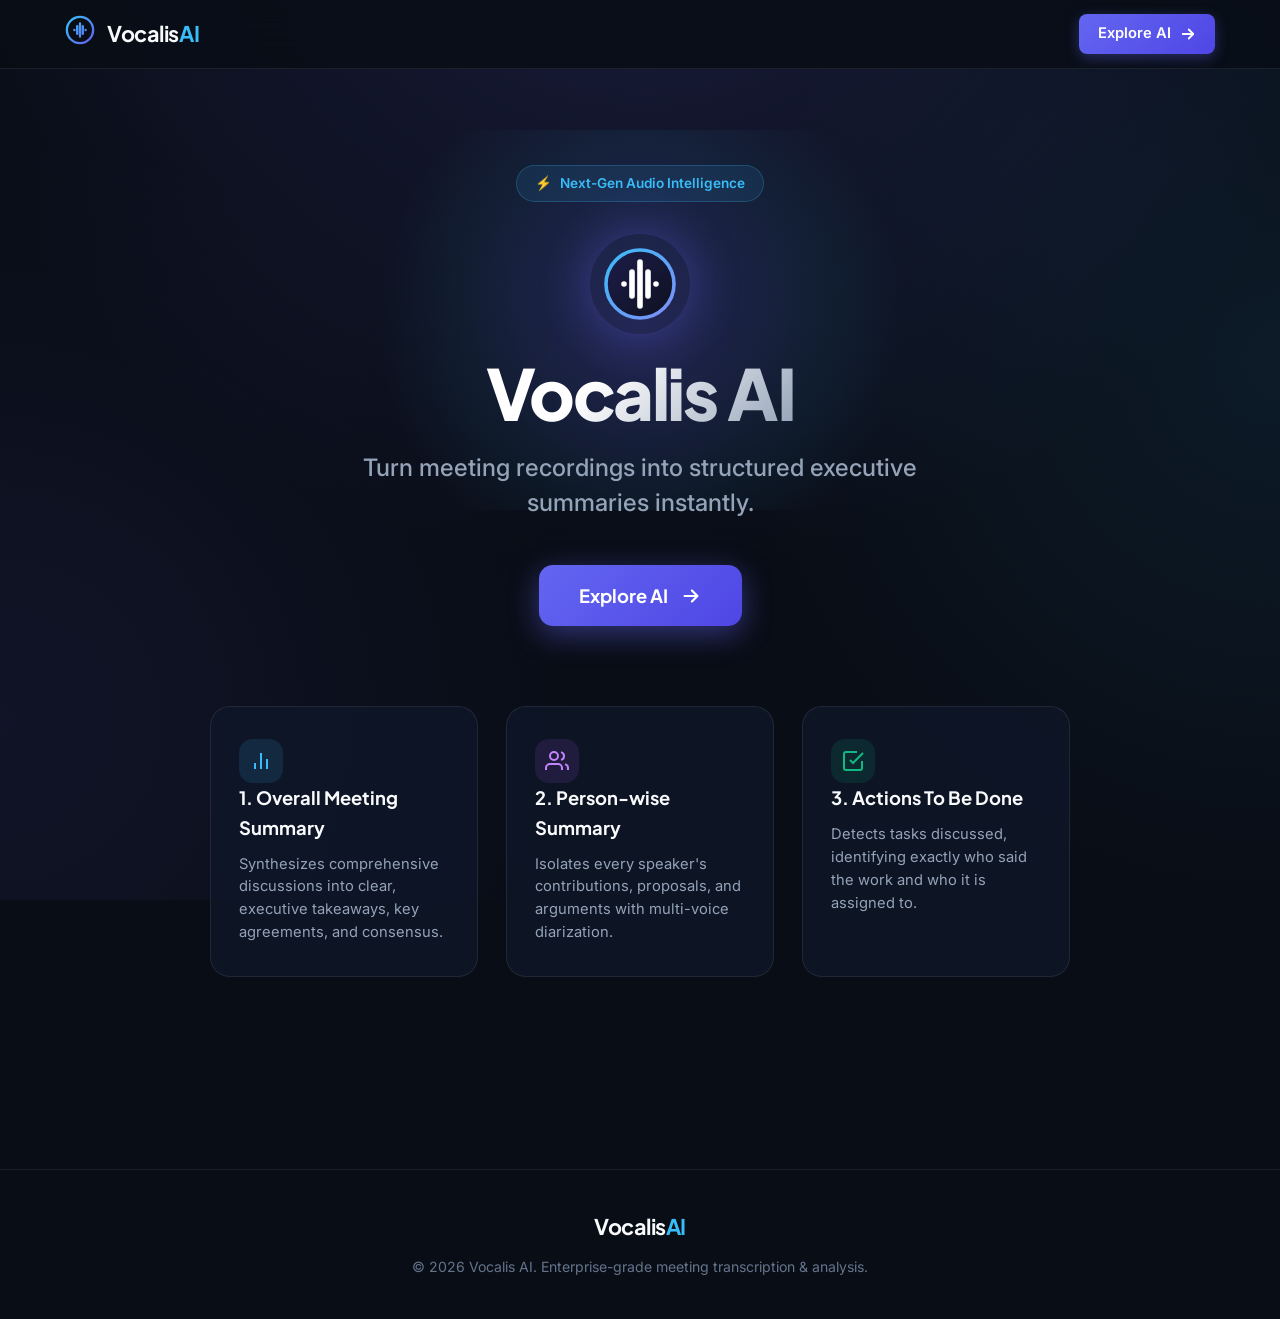
<file: index.html>
<!DOCTYPE html>
<html lang="en">
<head>
    <meta charset="UTF-8">
    <meta name="viewport" content="width=device-width, initial-scale=1.0">
    <title>Vocalis AI — Meeting Intelligence & Audio Summarization</title>
    <!-- Google Fonts -->
    <link rel="preconnect" href="https://fonts.googleapis.com">
    <link rel="preconnect" href="https://fonts.gstatic.com" crossorigin>
    <link href="https://fonts.googleapis.com/css2?family=Inter:wght@400;500;600;700&family=Plus+Jakarta+Sans:wght@500;600;700;800&display=swap" rel="stylesheet">
    <link rel="stylesheet" href="/static/style.css?v=6">
</head>
<body class="home-body">
    <!-- Top Navigation Bar -->
    <nav class="navbar">
        <div class="nav-container">
            <a href="/" class="brand">
                <div class="brand-logo">
                    <svg width="30" height="30" viewBox="0 0 32 32" fill="none" xmlns="http://www.w3.org/2000/svg">
                        <circle cx="16" cy="16" r="14" stroke="url(#brand-grad)" stroke-width="2.5"/>
                        <path d="M10 16V16.01M13 12V20M16 9V23M19 12V20M22 16V16.01" stroke="url(#brand-grad)" stroke-width="2.5" stroke-linecap="round" stroke-linejoin="round"/>
                        <defs>
                            <linearGradient id="brand-grad" x1="4" y1="4" x2="28" y2="28" gradientUnits="userSpaceOnUse">
                                <stop stop-color="#38BDF8"/>
                                <stop offset="1" stop-color="#6366F1"/>
                            </linearGradient>
                        </defs>
                    </svg>
                </div>
                <span class="brand-title">Vocalis<span>AI</span></span>
            </a>

            <div class="nav-actions">
                <a href="/workspace" class="nav-btn-highlight">
                    <span>Explore AI</span>
                    <svg width="18" height="18" viewBox="0 0 20 20" fill="none">
                        <path d="M4.167 10h11.666m0 0l-5-5m5 5l-5 5" stroke="currentColor" stroke-width="2" stroke-linecap="round" stroke-linejoin="round"/>
                    </svg>
                </a>
            </div>
        </div>
    </nav>

    <!-- Hero / Landing Home Page -->
    <main class="hero-section">
        <div class="hero-glow"></div>
        <div class="hero-content">
            <div class="badge-pill">
                <span class="badge-spark">⚡</span>
                <span>Next-Gen Audio Intelligence</span>
            </div>

            <!-- Distinctive Clear Logo -->
            <div class="hero-logo-box">
                <div class="logo-circle">
                    <svg width="72" height="72" viewBox="0 0 36 36" fill="none" xmlns="http://www.w3.org/2000/svg">
                        <circle cx="18" cy="18" r="17" fill="url(#hero-bg-grad)" stroke="url(#hero-stroke-grad)" stroke-width="1.8"/>
                        <path d="M10 18V18.01M14 12V24M18 7V29M22 12V24M26 18V18.01" stroke="#FFFFFF" stroke-width="2.8" stroke-linecap="round" stroke-linejoin="round"/>
                        <defs>
                            <linearGradient id="hero-bg-grad" x1="0" y1="0" x2="36" y2="36" gradientUnits="userSpaceOnUse">
                                <stop stop-color="#1E1B4B" stop-opacity="0.85"/>
                                <stop offset="1" stop-color="#0B0F19" stop-opacity="0.95"/>
                            </linearGradient>
                            <linearGradient id="hero-stroke-grad" x1="0" y1="0" x2="36" y2="36" gradientUnits="userSpaceOnUse">
                                <stop stop-color="#38BDF8"/>
                                <stop offset="1" stop-color="#818CF8"/>
                            </linearGradient>
                        </defs>
                    </svg>
                </div>
            </div>

            <!-- Clear Title -->
            <h1 class="hero-title">Vocalis AI</h1>

            <!-- One line of objective strictly < 10 words -->
            <p class="hero-objective">
                Turn meeting recordings into structured executive summaries instantly.
            </p>

            <!-- Prominent Explore AI CTA Button redirecting to /workspace -->
            <div class="hero-actions">
                <a href="/workspace" class="cta-primary-btn" id="explore-ai-btn">
                    <span>Explore AI</span>
                    <svg width="22" height="22" viewBox="0 0 20 20" fill="none">
                        <path d="M4.167 10h11.666m0 0l-5-5m5 5l-5 5" stroke="currentColor" stroke-width="2" stroke-linecap="round" stroke-linejoin="round"/>
                    </svg>
                </a>
            </div>

            <!-- 3 Core Outputs Showcase -->
            <div class="overview-grid">
                <div class="overview-card">
                    <div class="card-icon summary-icon">
                        <svg width="24" height="24" viewBox="0 0 24 24" fill="none" stroke="currentColor" stroke-width="2">
                            <line x1="18" y1="20" x2="18" y2="10"/>
                            <line x1="12" y1="20" x2="12" y2="4"/>
                            <line x1="6" y1="20" x2="6" y2="14"/>
                        </svg>
                    </div>
                    <h3>1. Overall Meeting Summary</h3>
                    <p>Synthesizes comprehensive discussions into clear, executive takeaways, key agreements, and consensus.</p>
                </div>

                <div class="overview-card">
                    <div class="card-icon speaker-icon">
                        <svg width="24" height="24" viewBox="0 0 24 24" fill="none" stroke="currentColor" stroke-width="2">
                            <path d="M17 21v-2a4 4 0 0 0-4-4H5a4 4 0 0 0-4 4v2"/>
                            <circle cx="9" cy="7" r="4"/>
                            <path d="M23 21v-2a4 4 0 0 0-3-3.87M16 3.13a4 4 0 0 1 0 7.75"/>
                        </svg>
                    </div>
                    <h3>2. Person-wise Summary</h3>
                    <p>Isolates every speaker's contributions, proposals, and arguments with multi-voice diarization.</p>
                </div>

                <div class="overview-card">
                    <div class="card-icon action-icon">
                        <svg width="24" height="24" viewBox="0 0 24 24" fill="none" stroke="currentColor" stroke-width="2">
                            <polyline points="9 11 12 14 22 4"/>
                            <path d="M21 12v7a2 2 0 0 1-2 2H5a2 2 0 0 1-2-2V5a2 2 0 0 1 2-2h11"/>
                        </svg>
                    </div>
                    <h3>3. Actions To Be Done</h3>
                    <p>Detects tasks discussed, identifying exactly who said the work and who it is assigned to.</p>
                </div>
            </div>
        </div>
    </main>

    <!-- Footer -->
    <footer class="app-footer">
        <div class="footer-content">
            <span class="brand-title">Vocalis<span>AI</span></span>
            <p>© 2026 Vocalis AI. Enterprise-grade meeting transcription & analysis.</p>
        </div>
    </footer>
</body>
</html>
</file>
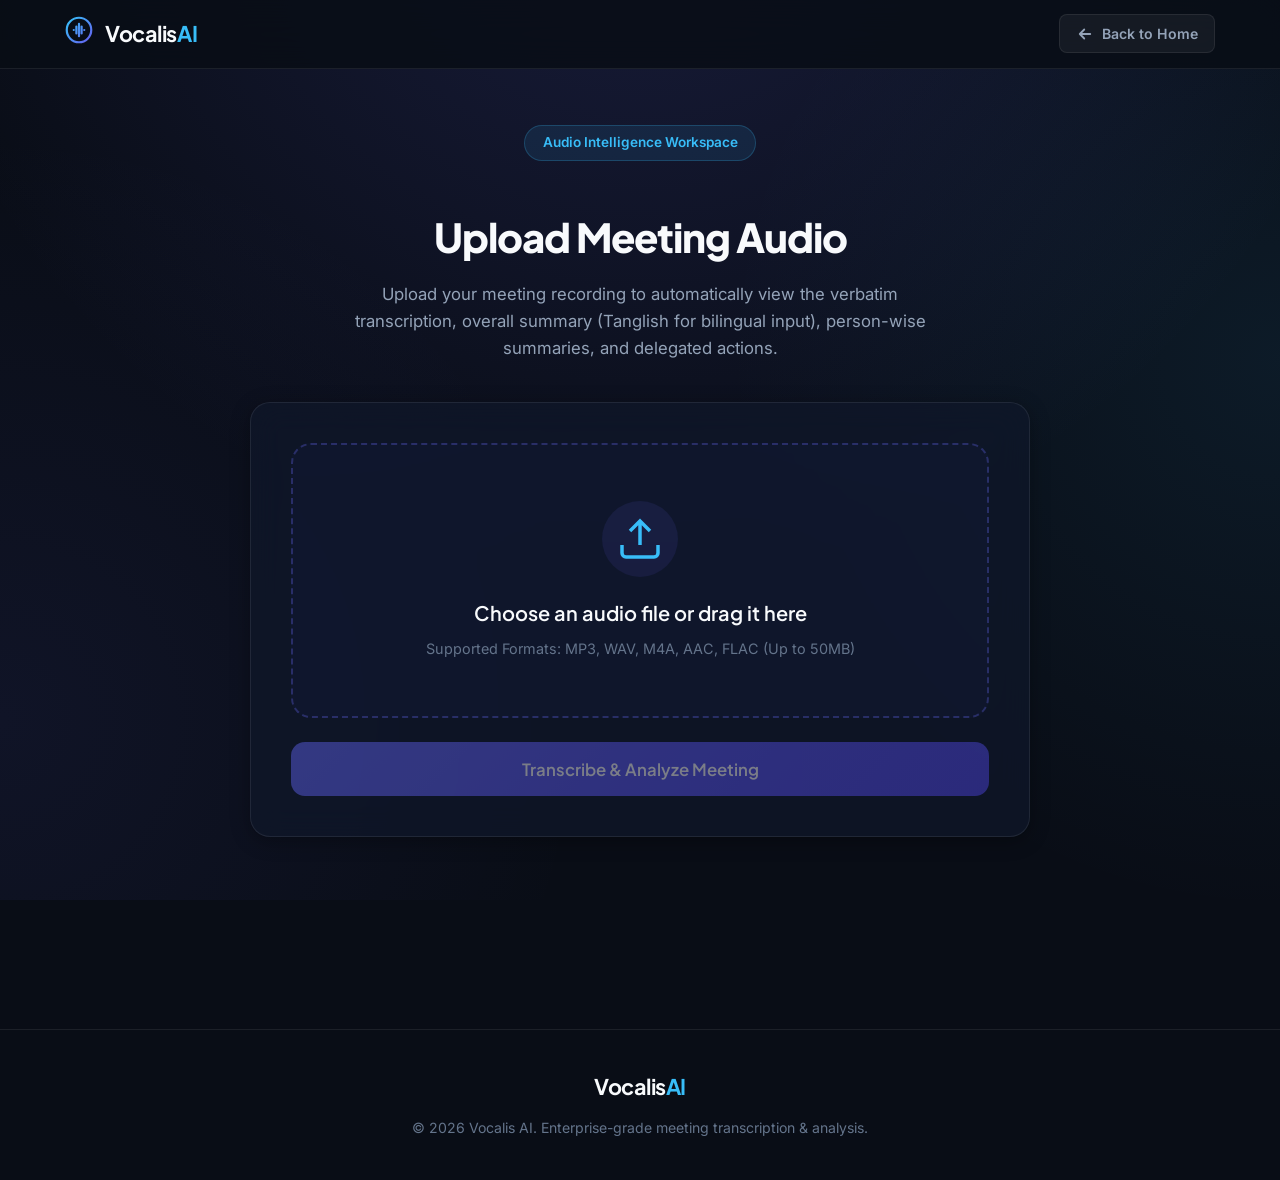
<file: workspace.html>
<!DOCTYPE html>
<html lang="en">
<head>
    <meta charset="UTF-8">
    <meta name="viewport" content="width=device-width, initial-scale=1.0">
    <title>Meeting Intelligence Workspace — Vocalis AI</title>
    <!-- Google Fonts -->
    <link rel="preconnect" href="https://fonts.googleapis.com">
    <link rel="preconnect" href="https://fonts.gstatic.com" crossorigin>
    <link href="https://fonts.googleapis.com/css2?family=Inter:wght@400;500;600;700&family=Plus+Jakarta+Sans:wght@500;600;700;800&display=swap" rel="stylesheet">
    <link rel="stylesheet" href="/static/style.css?v=7">
</head>
<body class="workspace-body">
    <!-- Top Navigation Bar -->
    <nav class="navbar">
        <div class="nav-container">
            <a href="/" class="brand">
                <div class="brand-logo">
                    <svg width="28" height="28" viewBox="0 0 32 32" fill="none" xmlns="http://www.w3.org/2000/svg">
                        <circle cx="16" cy="16" r="14" stroke="url(#brand-grad)" stroke-width="2.5"/>
                        <path d="M10 16V16.01M13 12V20M16 9V23M19 12V20M22 16V16.01" stroke="url(#brand-grad)" stroke-width="2.5" stroke-linecap="round" stroke-linejoin="round"/>
                        <defs>
                            <linearGradient id="brand-grad" x1="4" y1="4" x2="28" y2="28" gradientUnits="userSpaceOnUse">
                                <stop stop-color="#38BDF8"/>
                                <stop offset="1" stop-color="#6366F1"/>
                            </linearGradient>
                        </defs>
                    </svg>
                </div>
                <span class="brand-title">Vocalis<span>AI</span></span>
            </a>

            <div class="nav-actions">
                <a href="/" class="nav-btn-back">
                    <svg width="18" height="18" viewBox="0 0 20 20" fill="none">
                        <path d="M15.833 10H4.167m0 0l5-5m-5 5l5 5" stroke="currentColor" stroke-width="2" stroke-linecap="round" stroke-linejoin="round"/>
                    </svg>
                    <span>Back to Home</span>
                </a>
            </div>
        </div>
    </nav>

    <!-- Workspace Main Container -->
    <main class="workspace-container">
        <!-- Header -->
        <header class="workspace-header">
            <div class="badge-pill">
                <span>Audio Intelligence Workspace</span>
            </div>
            <h1 class="workspace-title">Upload Meeting Audio</h1>
            <p class="workspace-desc">Upload your meeting recording to automatically view the verbatim transcription, overall summary (Tanglish for bilingual input), person-wise summaries, and delegated actions.</p>
        </header>

        <!-- Upload Card -->
        <section class="workspace-card glass-panel" id="upload-section">
            <form id="upload-form" class="upload-form">
                <!-- Drag & Drop Zone -->
                <div class="drop-zone" id="drop-zone">
                    <input type="file" id="audio-upload" accept="audio/*,.mp3,.wav,.m4a,.aac,.flac,.ogg" class="file-input" hidden>
                    
                    <div class="drop-zone-icon">
                        <svg width="48" height="48" viewBox="0 0 24 24" fill="none" stroke="currentColor" stroke-width="1.75">
                            <path d="M21 15v4a2 2 0 0 1-2 2H5a2 2 0 0 1-2-2v-4M17 8l-5-5-5 5M12 3v12"/>
                        </svg>
                    </div>
                    
                    <div class="drop-zone-text">
                        <h3>Choose an audio file or drag it here</h3>
                        <p>Supported Formats: MP3, WAV, M4A, AAC, FLAC (Up to 50MB)</p>
                    </div>

                    <!-- Selected File Preview -->
                    <div id="file-preview-card" class="file-preview-card hidden">
                        <div class="file-info-col">
                            <div class="file-badge">AUDIO</div>
                            <div>
                                <h4 id="preview-file-name" class="file-name">recording.mp3</h4>
                                <span id="preview-file-size" class="file-size">0 MB</span>
                            </div>
                        </div>
                        <button type="button" id="remove-file-btn" class="remove-btn" title="Remove file">
                            <svg width="18" height="18" viewBox="0 0 24 24" fill="none" stroke="currentColor" stroke-width="2">
                                <line x1="18" y1="6" x2="6" y2="18"/>
                                <line x1="6" y1="6" x2="18" y2="18"/>
                            </svg>
                        </button>
                    </div>
                </div>

                <!-- Error Banner -->
                <div id="error-message" class="error-banner hidden"></div>

                <!-- Action Button -->
                <button type="submit" id="transcribe-btn" class="btn-submit" disabled>
                    <span id="btn-text">Transcribe & Analyze Meeting</span>
                    <div class="spinner hidden" id="btn-spinner"></div>
                </button>
            </form>
        </section>

        <!-- Pipeline Progress State -->
        <div id="loading-state" class="loading-panel glass-panel hidden">
            <div class="pipeline-loader">
                <div class="pulse-ring"></div>
                <div class="loader-icon">
                    <svg width="32" height="32" viewBox="0 0 24 24" fill="none" stroke="currentColor" stroke-width="2">
                        <circle cx="12" cy="12" r="10"/>
                        <polyline points="12 6 12 12 16 14"/>
                    </svg>
                </div>
            </div>
            <h3 class="loading-title">Analyzing Meeting Audio...</h3>
            <p class="loading-subtitle">Transcribing verbatim audio, generating executive summaries, and delegating action items.</p>
            
            <div class="pipeline-steps">
                <div class="step-item active">
                    <span class="step-dot"></span>
                    <span>1. Verbatim Speech & Speaker Diarization</span>
                </div>
                <div class="step-item active">
                    <span class="step-dot"></span>
                    <span>2. Overall Meeting Synthesis (Tanglish / English)</span>
                </div>
                <div class="step-item active">
                    <span class="step-dot"></span>
                    <span>3. Person-wise Breakdown & Action Delegation</span>
                </div>
            </div>
        </div>

        <!-- Structured Results Section -->
        <section id="results-section" class="results-section hidden">
            <!-- Results Header & Actions -->
            <div class="results-header">
                <div>
                    <span class="badge-pill">Analysis Complete</span>
                    <h2 class="results-title">Meeting Intelligence Report</h2>
                </div>
                <div class="results-actions">
                    <button id="copy-report-btn" class="action-btn" title="Copy Full Report">
                        <svg width="16" height="16" viewBox="0 0 24 24" fill="none" stroke="currentColor" stroke-width="2">
                            <rect x="9" y="9" width="13" height="13" rx="2" ry="2"/>
                            <path d="M5 15H4a2 2 0 0 1-2-2V4a2 2 0 0 1 2-2h9a2 2 0 0 1 2 2v1"/>
                        </svg>
                        <span>Copy Report</span>
                    </button>
                    <button id="export-txt-btn" class="action-btn">
                        <svg width="16" height="16" viewBox="0 0 24 24" fill="none" stroke="currentColor" stroke-width="2">
                            <path d="M21 15v4a2 2 0 0 1-2 2H5a2 2 0 0 1-2-2v-4M7 10l5 5 5-5M12 15V3"/>
                        </svg>
                        <span>Export TXT</span>
                    </button>
                    <button id="export-md-btn" class="action-btn">
                        <svg width="16" height="16" viewBox="0 0 24 24" fill="none" stroke="currentColor" stroke-width="2">
                            <path d="M21 15v4a2 2 0 0 1-2 2H5a2 2 0 0 1-2-2v-4M7 10l5 5 5-5M12 15V3"/>
                        </svg>
                        <span>Export MD</span>
                    </button>
                    <button id="new-recording-btn" class="action-btn action-btn-primary">
                        <span>Upload Another Recording</span>
                    </button>
                </div>
            </div>

            <div class="results-grid">
                <!-- 1. PLACED FIRST: Verbatim Transcription -->
                <div class="result-card glass-panel span-full">
                    <div class="card-header">
                        <div class="card-title-group">
                            <div class="card-icon transcript-icon">
                                <svg width="22" height="22" viewBox="0 0 24 24" fill="none" stroke="currentColor" stroke-width="2">
                                    <path d="M14 2H6a2 2 0 0 0-2 2v16a2 2 0 0 0 2 2h12a2 2 0 0 0 2-2V8z"/>
                                    <polyline points="14 2 14 8 20 8"/>
                                    <line x1="16" y1="13" x2="8" y2="13"/>
                                    <line x1="16" y1="17" x2="8" y2="17"/>
                                    <polyline points="10 9 9 9 8 9"/>
                                </svg>
                            </div>
                            <div>
                                <h3>1. Verbatim Transcription</h3>
                                <p class="card-subtitle">Exact word-for-word transcript with speaker turns and speech separation</p>
                            </div>
                        </div>
                        <button id="copy-transcript-btn" class="mini-action-btn" title="Copy Verbatim Transcript">
                            <svg width="14" height="14" viewBox="0 0 24 24" fill="none" stroke="currentColor" stroke-width="2">
                                <rect x="9" y="9" width="13" height="13" rx="2" ry="2"/>
                                <path d="M5 15H4a2 2 0 0 1-2-2V4a2 2 0 0 1 2-2h9a2 2 0 0 1 2 2v1"/>
                            </svg>
                            <span>Copy Transcript</span>
                        </button>
                    </div>
                    <div class="card-body">
                        <div id="raw-transcript-box" class="transcript-scrollbox-open"></div>
                    </div>
                </div>

                <!-- 2. PLACED SECOND: The Overall Meeting Summary (Tanglish if bilingual) -->
                <div class="result-card glass-panel span-full">
                    <div class="card-header">
                        <div class="card-title-group">
                            <div class="card-icon summary-icon">
                                <svg width="22" height="22" viewBox="0 0 24 24" fill="none" stroke="currentColor" stroke-width="2">
                                    <line x1="18" y1="20" x2="18" y2="10"/>
                                    <line x1="12" y1="20" x2="12" y2="4"/>
                                    <line x1="6" y1="20" x2="6" y2="14"/>
                                </svg>
                            </div>
                            <div>
                                <div class="title-with-pill">
                                    <h3>2. Overall Meeting Summary</h3>
                                    <span id="summary-lang-badge" class="badge-lang-pill">Executive Summary</span>
                                </div>
                                <p class="card-subtitle">Comprehensive synthesis (rendered in Tanglish for bilingual/Tamil conversations)</p>
                            </div>
                        </div>
                    </div>
                    <div class="card-body">
                        <p id="overall-summary-text" class="summary-content"></p>
                    </div>
                </div>

                <!-- 3. PLACED THIRD: Person-wise Summary -->
                <div class="result-card glass-panel span-full">
                    <div class="card-header">
                        <div class="card-title-group">
                            <div class="card-icon speaker-icon">
                                <svg width="22" height="22" viewBox="0 0 24 24" fill="none" stroke="currentColor" stroke-width="2">
                                    <path d="M17 21v-2a4 4 0 0 0-4-4H5a4 4 0 0 0-4 4v2"/>
                                    <circle cx="9" cy="7" r="4"/>
                                    <path d="M23 21v-2a4 4 0 0 0-3-3.87M16 3.13a4 4 0 0 1 0 7.75"/>
                                </svg>
                            </div>
                            <div>
                                <h3>3. Person-wise Summary</h3>
                                <p class="card-subtitle">Detailed discussion points and contributions categorized by each speaker</p>
                            </div>
                        </div>
                    </div>
                    <div class="card-body">
                        <div id="personwise-container" class="speakers-grid"></div>
                    </div>
                </div>

                <!-- 4. PLACED FOURTH: Actions To Be Done -->
                <div class="result-card glass-panel span-full">
                    <div class="card-header">
                        <div class="card-title-group">
                            <div class="card-icon action-icon">
                                <svg width="22" height="22" viewBox="0 0 24 24" fill="none" stroke="currentColor" stroke-width="2">
                                    <polyline points="9 11 12 14 22 4"/>
                                    <path d="M21 12v7a2 2 0 0 1-2 2H5a2 2 0 0 1-2-2V5a2 2 0 0 1 2-2h11"/>
                                </svg>
                            </div>
                            <div>
                                <h3>4. Actions To Be Done</h3>
                                <p class="card-subtitle">Tasks discussed with speaker attribution (who said the work) and delegation (who it is assigned to)</p>
                            </div>
                        </div>
                    </div>
                    <div class="card-body">
                        <div id="action-items-container" class="action-cards-grid"></div>
                    </div>
                </div>
            </div>
        </section>
    </main>

    <!-- Footer -->
    <footer class="app-footer">
        <div class="footer-content">
            <span class="brand-title">Vocalis<span>AI</span></span>
            <p>© 2026 Vocalis AI. Enterprise-grade meeting transcription & analysis.</p>
        </div>
    </footer>

    <script src="/static/script.js?v=7"></script>
</body>
</html>
</file>
<file: static/style.css>
:root {
    --bg-primary: #090D16;
    --bg-secondary: #0F172A;
    --bg-card: rgba(15, 23, 42, 0.75);
    --bg-card-hover: rgba(30, 41, 59, 0.85);
    --border-color: rgba(255, 255, 255, 0.08);
    --border-highlight: rgba(99, 102, 241, 0.35);
    
    --text-primary: #F8FAFC;
    --text-secondary: #94A3B8;
    --text-muted: #64748B;
    
    --primary: #6366F1;
    --primary-hover: #4F46E5;
    --accent: #38BDF8;
    --success: #10B981;
    --warning: #F59E0B;
    --danger: #EF4444;
    
    --font-heading: 'Plus Jakarta Sans', -apple-system, BlinkMacSystemFont, sans-serif;
    --font-body: 'Inter', -apple-system, BlinkMacSystemFont, sans-serif;
    
    --radius-sm: 8px;
    --radius-md: 14px;
    --radius-lg: 20px;
    
    --shadow-subtle: 0 4px 20px rgba(0, 0, 0, 0.3);
    --shadow-glow: 0 0 35px rgba(99, 102, 241, 0.15);
}

* {
    box-sizing: border-box;
    margin: 0;
    padding: 0;
    scroll-behavior: smooth;
}

body {
    background-color: var(--bg-primary);
    color: var(--text-primary);
    font-family: var(--font-body);
    line-height: 1.6;
    overflow-x: hidden;
    min-height: 100vh;
    background-image: 
        radial-gradient(circle at 50% -20%, rgba(99, 102, 241, 0.18) 0%, transparent 60%),
        radial-gradient(circle at 100% 40%, rgba(56, 189, 248, 0.08) 0%, transparent 40%),
        radial-gradient(circle at 0% 80%, rgba(99, 102, 241, 0.08) 0%, transparent 40%);
    background-attachment: fixed;
}

a {
    color: inherit;
    text-decoration: none;
}

/* Glassmorphism Panel */
.glass-panel {
    background: var(--bg-card);
    backdrop-filter: blur(16px);
    -webkit-backdrop-filter: blur(16px);
    border: 1px solid var(--border-color);
    border-radius: var(--radius-lg);
    box-shadow: var(--shadow-subtle);
    transition: all 0.3s ease;
}

.glass-panel:hover {
    border-color: rgba(255, 255, 255, 0.14);
}

/* Navigation Bar */
.navbar {
    position: sticky;
    top: 0;
    z-index: 100;
    background: rgba(9, 13, 22, 0.85);
    backdrop-filter: blur(20px);
    -webkit-backdrop-filter: blur(20px);
    border-bottom: 1px solid var(--border-color);
    padding: 0.9rem 1.5rem;
}

.nav-container {
    max-width: 1150px;
    margin: 0 auto;
    display: flex;
    align-items: center;
    justify-content: space-between;
}

.brand {
    display: flex;
    align-items: center;
    gap: 0.75rem;
}

.brand-title {
    font-family: var(--font-heading);
    font-size: 1.35rem;
    font-weight: 700;
    letter-spacing: -0.02em;
    color: var(--text-primary);
}

.brand-title span {
    color: var(--accent);
}

.nav-actions {
    display: flex;
    align-items: center;
    gap: 1rem;
}

.nav-btn-highlight {
    display: inline-flex;
    align-items: center;
    gap: 0.5rem;
    padding: 0.5rem 1.15rem;
    background: linear-gradient(135deg, #6366F1, #4F46E5);
    color: #FFFFFF;
    font-size: 0.92rem;
    font-weight: 600;
    border-radius: var(--radius-sm);
    box-shadow: 0 4px 14px rgba(99, 102, 241, 0.35);
    transition: all 0.2s ease;
}

.nav-btn-highlight:hover {
    background: linear-gradient(135deg, #4F46E5, #4338CA);
    transform: translateY(-1px);
}

.nav-btn-back {
    display: inline-flex;
    align-items: center;
    gap: 0.5rem;
    padding: 0.45rem 1rem;
    background: rgba(255, 255, 255, 0.05);
    border: 1px solid var(--border-color);
    border-radius: var(--radius-sm);
    font-size: 0.88rem;
    font-weight: 600;
    color: var(--text-secondary);
    transition: all 0.2s ease;
}

.nav-btn-back:hover {
    color: var(--text-primary);
    background: rgba(255, 255, 255, 0.1);
    border-color: rgba(255, 255, 255, 0.2);
}

/* HOME / LANDING PAGE HERO */
.hero-section {
    position: relative;
    padding: 6rem 1.5rem 6rem;
    text-align: center;
    overflow: hidden;
}

.hero-glow {
    position: absolute;
    top: 25%;
    left: 50%;
    transform: translate(-50%, -50%);
    width: 650px;
    height: 380px;
    background: radial-gradient(circle, rgba(99, 102, 241, 0.25) 0%, rgba(56, 189, 248, 0.06) 50%, transparent 70%);
    pointer-events: none;
    z-index: 0;
}

.hero-content {
    position: relative;
    z-index: 1;
    max-width: 860px;
    margin: 0 auto;
    display: flex;
    flex-direction: column;
    align-items: center;
}

.badge-pill {
    display: inline-flex;
    align-items: center;
    gap: 0.5rem;
    font-size: 0.85rem;
    font-weight: 600;
    color: var(--accent);
    background: rgba(56, 189, 248, 0.1);
    border: 1px solid rgba(56, 189, 248, 0.22);
    padding: 0.4rem 1.1rem;
    border-radius: 9999px;
    margin-bottom: 2rem;
}

.hero-logo-box {
    margin-bottom: 1.25rem;
}

.logo-circle {
    display: inline-flex;
    padding: 14px;
    border-radius: 50%;
    box-shadow: 0 0 50px rgba(99, 102, 241, 0.4);
    animation: float 4s ease-in-out infinite;
}

@keyframes float {
    0%, 100% { transform: translateY(0px); }
    50% { transform: translateY(-8px); }
}

.hero-title {
    font-family: var(--font-heading);
    font-size: clamp(3rem, 6.5vw, 4.4rem);
    font-weight: 800;
    letter-spacing: -0.035em;
    line-height: 1.1;
    margin-bottom: 1.25rem;
    background: linear-gradient(135deg, #FFFFFF 35%, #94A3B8 100%);
    -webkit-background-clip: text;
    -webkit-text-fill-color: transparent;
}

.hero-objective {
    font-size: clamp(1.2rem, 2.6vw, 1.5rem);
    font-weight: 500;
    color: var(--text-secondary);
    max-width: 680px;
    margin-bottom: 2.75rem;
    line-height: 1.45;
}

.hero-actions {
    display: flex;
    justify-content: center;
    margin-bottom: 4rem;
}

.cta-primary-btn {
    display: inline-flex;
    align-items: center;
    gap: 0.75rem;
    background: linear-gradient(135deg, #6366F1 0%, #4F46E5 100%);
    color: #FFFFFF;
    font-family: var(--font-heading);
    font-weight: 700;
    font-size: 1.15rem;
    padding: 1rem 2.5rem;
    border-radius: var(--radius-md);
    box-shadow: 0 8px 30px rgba(99, 102, 241, 0.45);
    transition: all 0.25s ease;
}

.cta-primary-btn:hover {
    transform: translateY(-2px);
    box-shadow: 0 12px 36px rgba(99, 102, 241, 0.6);
    background: linear-gradient(135deg, #4F46E5 0%, #4338CA 100%);
}

.overview-grid {
    display: grid;
    grid-template-columns: repeat(auto-fit, minmax(260px, 1fr));
    gap: 1.75rem;
    width: 100%;
    margin-top: 1rem;
    text-align: left;
}

.overview-card {
    background: var(--bg-card);
    border: 1px solid var(--border-color);
    border-radius: var(--radius-lg);
    padding: 2rem 1.75rem;
    transition: all 0.3s ease;
}

.overview-card:hover {
    transform: translateY(-4px);
    border-color: var(--border-highlight);
    box-shadow: var(--shadow-glow);
}

.overview-card h3 {
    font-family: var(--font-heading);
    font-size: 1.15rem;
    font-weight: 700;
    margin-bottom: 0.65rem;
}

.overview-card p {
    font-size: 0.92rem;
    color: var(--text-secondary);
    line-height: 1.55;
}

/* WORKSPACE PAGE */
.workspace-container {
    max-width: 1050px;
    margin: 0 auto;
    padding: 3.5rem 1.5rem 6rem;
}

.workspace-header {
    text-align: center;
    margin-bottom: 2.5rem;
}

.workspace-title {
    font-family: var(--font-heading);
    font-size: 2.5rem;
    font-weight: 800;
    letter-spacing: -0.025em;
    margin: 0.75rem 0;
}

.workspace-desc {
    font-size: 1.05rem;
    color: var(--text-secondary);
    max-width: 620px;
    margin: 0 auto;
}

.workspace-card {
    max-width: 780px;
    margin: 0 auto;
    padding: 2.5rem;
}

.upload-form {
    display: flex;
    flex-direction: column;
    gap: 1.5rem;
}

.drop-zone {
    border: 2px dashed rgba(99, 102, 241, 0.3);
    background: rgba(99, 102, 241, 0.03);
    border-radius: var(--radius-lg);
    padding: 3.5rem 2rem;
    text-align: center;
    cursor: pointer;
    transition: all 0.25s ease;
    display: flex;
    flex-direction: column;
    align-items: center;
    justify-content: center;
}

.drop-zone:hover, .drop-zone.dragover {
    border-color: var(--primary);
    background: rgba(99, 102, 241, 0.08);
    transform: scale(1.005);
}

.drop-zone-icon {
    width: 76px;
    height: 76px;
    border-radius: 50%;
    background: rgba(99, 102, 241, 0.1);
    color: var(--accent);
    display: flex;
    align-items: center;
    justify-content: center;
    margin-bottom: 1.25rem;
}

.drop-zone-text h3 {
    font-family: var(--font-heading);
    font-size: 1.25rem;
    font-weight: 600;
    margin-bottom: 0.5rem;
}

.drop-zone-text p {
    font-size: 0.9rem;
    color: var(--text-muted);
}

/* File Preview Card */
.file-preview-card {
    display: flex;
    align-items: center;
    justify-content: space-between;
    width: 100%;
    max-width: 520px;
    margin-top: 1.5rem;
    padding: 1rem 1.25rem;
    background: rgba(15, 23, 42, 0.95);
    border: 1px solid var(--border-highlight);
    border-radius: var(--radius-md);
    box-shadow: 0 4px 15px rgba(0, 0, 0, 0.2);
}

.file-info-col {
    display: flex;
    align-items: center;
    gap: 0.85rem;
    text-align: left;
}

.file-badge {
    font-size: 0.72rem;
    font-weight: 700;
    color: var(--accent);
    background: rgba(56, 189, 248, 0.12);
    padding: 0.35rem 0.6rem;
    border-radius: 6px;
}

.file-name {
    font-size: 0.95rem;
    font-weight: 600;
    color: var(--text-primary);
    max-width: 280px;
    white-space: nowrap;
    overflow: hidden;
    text-overflow: ellipsis;
}

.file-size {
    font-size: 0.8rem;
    color: var(--text-muted);
}

.remove-btn {
    background: none;
    border: none;
    color: var(--text-muted);
    cursor: pointer;
    padding: 6px;
    border-radius: 6px;
    transition: all 0.2s ease;
}

.remove-btn:hover {
    color: var(--danger);
    background: rgba(239, 68, 68, 0.1);
}

.error-banner {
    padding: 0.9rem 1.2rem;
    background: rgba(239, 68, 68, 0.12);
    border: 1px solid rgba(239, 68, 68, 0.3);
    border-radius: var(--radius-sm);
    color: #FCA5A5;
    font-size: 0.92rem;
}

/* Submit Button */
.btn-submit {
    display: flex;
    align-items: center;
    justify-content: center;
    gap: 0.75rem;
    width: 100%;
    padding: 1.05rem;
    background: linear-gradient(135deg, #6366F1 0%, #4F46E5 100%);
    color: #FFFFFF;
    font-family: var(--font-heading);
    font-size: 1.05rem;
    font-weight: 600;
    border: none;
    border-radius: var(--radius-md);
    cursor: pointer;
    box-shadow: 0 6px 20px rgba(99, 102, 241, 0.35);
    transition: all 0.25s ease;
}

.btn-submit:hover:not(:disabled) {
    background: linear-gradient(135deg, #4F46E5 0%, #4338CA 100%);
    box-shadow: 0 8px 25px rgba(99, 102, 241, 0.5);
    transform: translateY(-1px);
}

.btn-submit:disabled {
    opacity: 0.45;
    cursor: not-allowed;
    box-shadow: none;
    transform: none;
}

.spinner {
    width: 20px;
    height: 20px;
    border: 2px solid rgba(255, 255, 255, 0.25);
    border-top-color: #FFFFFF;
    border-radius: 50%;
    animation: spin 0.8s linear infinite;
}

@keyframes spin {
    to { transform: rotate(360deg); }
}

/* Pipeline Loader State */
.loading-panel {
    max-width: 780px;
    margin: 2.5rem auto 0;
    padding: 3rem 2rem;
    text-align: center;
}

.pipeline-loader {
    position: relative;
    width: 80px;
    height: 80px;
    margin: 0 auto 1.5rem;
    display: flex;
    align-items: center;
    justify-content: center;
}

.pulse-ring {
    position: absolute;
    width: 100%;
    height: 100%;
    border-radius: 50%;
    border: 2px solid var(--primary);
    animation: pulse-wave 2s cubic-bezier(0.215, 0.61, 0.355, 1) infinite;
}

@keyframes pulse-wave {
    0% { transform: scale(0.6); opacity: 1; }
    100% { transform: scale(1.6); opacity: 0; }
}

.loader-icon {
    color: var(--accent);
    z-index: 1;
}

.loading-title {
    font-family: var(--font-heading);
    font-size: 1.45rem;
    font-weight: 700;
    margin-bottom: 0.5rem;
}

.loading-subtitle {
    font-size: 0.95rem;
    color: var(--text-secondary);
    max-width: 500px;
    margin: 0 auto 2rem;
}

.pipeline-steps {
    display: flex;
    flex-direction: column;
    gap: 0.75rem;
    max-width: 440px;
    margin: 0 auto;
    text-align: left;
}

.step-item {
    display: flex;
    align-items: center;
    gap: 0.75rem;
    font-size: 0.88rem;
    color: var(--text-primary);
    padding: 0.6rem 0.85rem;
    border-radius: var(--radius-sm);
    background: rgba(99, 102, 241, 0.1);
    border: 1px solid rgba(99, 102, 241, 0.15);
}

.step-dot {
    width: 8px;
    height: 8px;
    border-radius: 50%;
    background: var(--primary);
    box-shadow: 0 0 8px var(--primary);
}

/* RESULTS SECTION */
.results-section {
    max-width: 1000px;
    margin: 3.5rem auto 0;
}

.results-header {
    display: flex;
    align-items: flex-end;
    justify-content: space-between;
    margin-bottom: 2rem;
    gap: 1rem;
    flex-wrap: wrap;
}

.results-title {
    font-family: var(--font-heading);
    font-size: 2rem;
    font-weight: 800;
    letter-spacing: -0.025em;
    margin-top: 0.4rem;
}

.results-actions {
    display: flex;
    gap: 0.75rem;
    flex-wrap: wrap;
}

.action-btn {
    display: inline-flex;
    align-items: center;
    gap: 0.45rem;
    padding: 0.6rem 1.1rem;
    background: rgba(255, 255, 255, 0.05);
    border: 1px solid var(--border-color);
    border-radius: var(--radius-sm);
    color: var(--text-primary);
    font-size: 0.88rem;
    font-weight: 600;
    cursor: pointer;
    transition: all 0.2s ease;
}

.action-btn:hover {
    background: rgba(255, 255, 255, 0.1);
    border-color: rgba(255, 255, 255, 0.2);
}

.action-btn-primary {
    background: var(--primary);
    border-color: var(--primary);
}

.action-btn-primary:hover {
    background: var(--primary-hover);
}

.results-grid {
    display: flex;
    flex-direction: column;
    gap: 2rem;
}

.result-card {
    padding: 2.25rem;
}

.card-header {
    display: flex;
    align-items: flex-start;
    justify-content: space-between;
    margin-bottom: 1.5rem;
}

.card-header.clickable {
    cursor: pointer;
    margin-bottom: 0;
    padding-bottom: 0.5rem;
    align-items: center;
}

.card-title-group {
    display: flex;
    align-items: flex-start;
    gap: 1rem;
}

.card-icon {
    width: 44px;
    height: 44px;
    border-radius: var(--radius-md);
    display: flex;
    align-items: center;
    justify-content: center;
    flex-shrink: 0;
}

.summary-icon {
    background: rgba(56, 189, 248, 0.12);
    color: var(--accent);
}

.action-icon {
    background: rgba(16, 185, 129, 0.12);
    color: var(--success);
}

.speaker-icon {
    background: rgba(168, 85, 247, 0.12);
    color: #C084FC;
}

.transcript-icon {
    background: rgba(255, 255, 255, 0.08);
    color: var(--text-secondary);
}

.card-title-group h3 {
    font-family: var(--font-heading);
    font-size: 1.35rem;
    font-weight: 700;
    margin-bottom: 0.2rem;
}

.card-subtitle {
    font-size: 0.88rem;
    color: var(--text-muted);
}

.summary-content {
    font-size: 1.05rem;
    line-height: 1.8;
    color: #E2E8F0;
    white-space: pre-wrap;
}

/* Person-wise Grid */
.speakers-grid {
    display: grid;
    grid-template-columns: repeat(auto-fit, minmax(290px, 1fr));
    gap: 1.25rem;
}

.speaker-card {
    background: rgba(255, 255, 255, 0.025);
    border: 1px solid var(--border-color);
    border-radius: var(--radius-md);
    padding: 1.5rem;
    display: flex;
    flex-direction: column;
    gap: 0.85rem;
}

.speaker-card-header {
    display: flex;
    align-items: center;
    gap: 0.85rem;
}

.speaker-avatar {
    width: 38px;
    height: 38px;
    border-radius: 50%;
    background: linear-gradient(135deg, #6366F1, #38BDF8);
    display: flex;
    align-items: center;
    justify-content: center;
    font-weight: 700;
    font-size: 0.95rem;
    color: #FFFFFF;
}

.speaker-name {
    font-weight: 700;
    font-size: 1.05rem;
    color: var(--text-primary);
}

.speaker-text {
    font-size: 0.95rem;
    color: var(--text-secondary);
    line-height: 1.65;
}

/* ACTION ITEMS: WHO SAID & WHO ASSIGNED TO */
.action-cards-grid {
    display: flex;
    flex-direction: column;
    gap: 1rem;
}

.action-item-card {
    background: rgba(255, 255, 255, 0.025);
    border: 1px solid var(--border-color);
    border-radius: var(--radius-md);
    padding: 1.25rem 1.5rem;
    display: flex;
    flex-direction: column;
    gap: 0.85rem;
    transition: all 0.2s ease;
}

.action-item-card:hover {
    background: rgba(255, 255, 255, 0.05);
    border-color: rgba(16, 185, 129, 0.3);
}

.action-card-top {
    display: flex;
    align-items: flex-start;
    gap: 0.85rem;
}

.action-checkbox {
    margin-top: 0.3rem;
    width: 18px;
    height: 18px;
    accent-color: var(--success);
    cursor: pointer;
}

.action-task-text {
    font-size: 1rem;
    font-weight: 600;
    color: var(--text-primary);
    line-height: 1.5;
}

.action-badges-row {
    display: flex;
    align-items: center;
    gap: 0.85rem;
    flex-wrap: wrap;
    padding-left: 2rem;
}

.badge-role {
    display: inline-flex;
    align-items: center;
    gap: 0.45rem;
    font-size: 0.82rem;
    padding: 0.35rem 0.75rem;
    border-radius: 6px;
}

.badge-raised {
    background: rgba(99, 102, 241, 0.12);
    border: 1px solid rgba(99, 102, 241, 0.28);
    color: #A5B4FC;
}

.badge-assigned {
    background: rgba(16, 185, 129, 0.12);
    border: 1px solid rgba(16, 185, 129, 0.28);
    color: #6EE7B7;
}

.badge-label {
    font-weight: 500;
    opacity: 0.85;
}

.badge-val {
    font-weight: 700;
}

/* Verbatim Transcript Box */
.transcript-scrollbox {
    max-height: 420px;
    overflow-y: auto;
    padding: 1.25rem;
    margin-top: 1.25rem;
    background: rgba(0, 0, 0, 0.28);
    border-radius: var(--radius-md);
    font-family: 'SFMono-Regular', Consolas, 'Liberation Mono', Menlo, monospace;
    font-size: 0.88rem;
    line-height: 1.7;
    color: #CBD5E1;
    white-space: pre-wrap;
    border: 1px solid var(--border-color);
}

.toggle-indicator {
    font-size: 0.8rem;
    color: var(--text-muted);
    transition: transform 0.25s ease;
}

.toggle-indicator.open {
    transform: rotate(180deg);
}

.collapsible-body {
    display: none;
}

.collapsible-body.show {
    display: block;
}

/* Footer */
.app-footer {
    margin-top: 6rem;
    border-top: 1px solid var(--border-color);
    padding: 2.5rem 1.5rem;
    text-align: center;
}

.footer-content {
    max-width: 1150px;
    margin: 0 auto;
    display: flex;
    flex-direction: column;
    align-items: center;
    gap: 0.75rem;
}

.footer-content p {
    font-size: 0.88rem;
    color: var(--text-muted);
}

/* Utilities */
.hidden {
    display: none !important;
}

/* Responsive adjustments */
@media (max-width: 768px) {
    .workspace-container {
        padding: 2rem 1rem 4rem;
    }
    
    .workspace-card {
        padding: 1.5rem;
    }
    
    .drop-zone {
        padding: 2rem 1rem;
    }
    
    .results-header {
        flex-direction: column;
        align-items: flex-start;
    }
    
    .action-badges-row {
        padding-left: 0;
    }
}

/* Verbatim Transcript (Open Display) */
.transcript-scrollbox-open {
    max-height: 480px;
    overflow-y: auto;
    padding: 1.5rem;
    background: rgba(0, 0, 0, 0.35);
    border-radius: var(--radius-md);
    font-family: 'SFMono-Regular', Consolas, 'Liberation Mono', Menlo, monospace;
    font-size: 0.92rem;
    line-height: 1.75;
    color: #E2E8F0;
    white-space: pre-wrap;
    border: 1px solid var(--border-color);
}

.mini-action-btn {
    display: inline-flex;
    align-items: center;
    gap: 0.4rem;
    padding: 0.4rem 0.85rem;
    background: rgba(255, 255, 255, 0.06);
    border: 1px solid var(--border-color);
    border-radius: var(--radius-sm);
    color: var(--text-secondary);
    font-size: 0.8rem;
    font-weight: 600;
    cursor: pointer;
    transition: all 0.2s ease;
}

.mini-action-btn:hover {
    color: var(--text-primary);
    background: rgba(255, 255, 255, 0.12);
    border-color: rgba(255, 255, 255, 0.25);
}

/* Title With Pill & Language Badges */
.title-with-pill {
    display: flex;
    align-items: center;
    gap: 0.85rem;
    flex-wrap: wrap;
}

.badge-lang-pill {
    font-size: 0.76rem;
    font-weight: 700;
    padding: 0.25rem 0.75rem;
    border-radius: 9999px;
    text-transform: uppercase;
    letter-spacing: 0.04em;
}

.badge-tanglish {
    background: rgba(245, 158, 11, 0.15);
    color: #FCD34D;
    border: 1px solid rgba(245, 158, 11, 0.35);
}

.badge-english {
    background: rgba(99, 102, 241, 0.15);
    color: #A5B4FC;
    border: 1px solid rgba(99, 102, 241, 0.35);
}

.no-actions-box {
    padding: 1.5rem;
    background: rgba(255, 255, 255, 0.02);
    border: 1px dashed var(--border-color);
    border-radius: var(--radius-md);
    color: var(--text-muted);
    font-size: 0.95rem;
    text-align: center;
}
</file>
